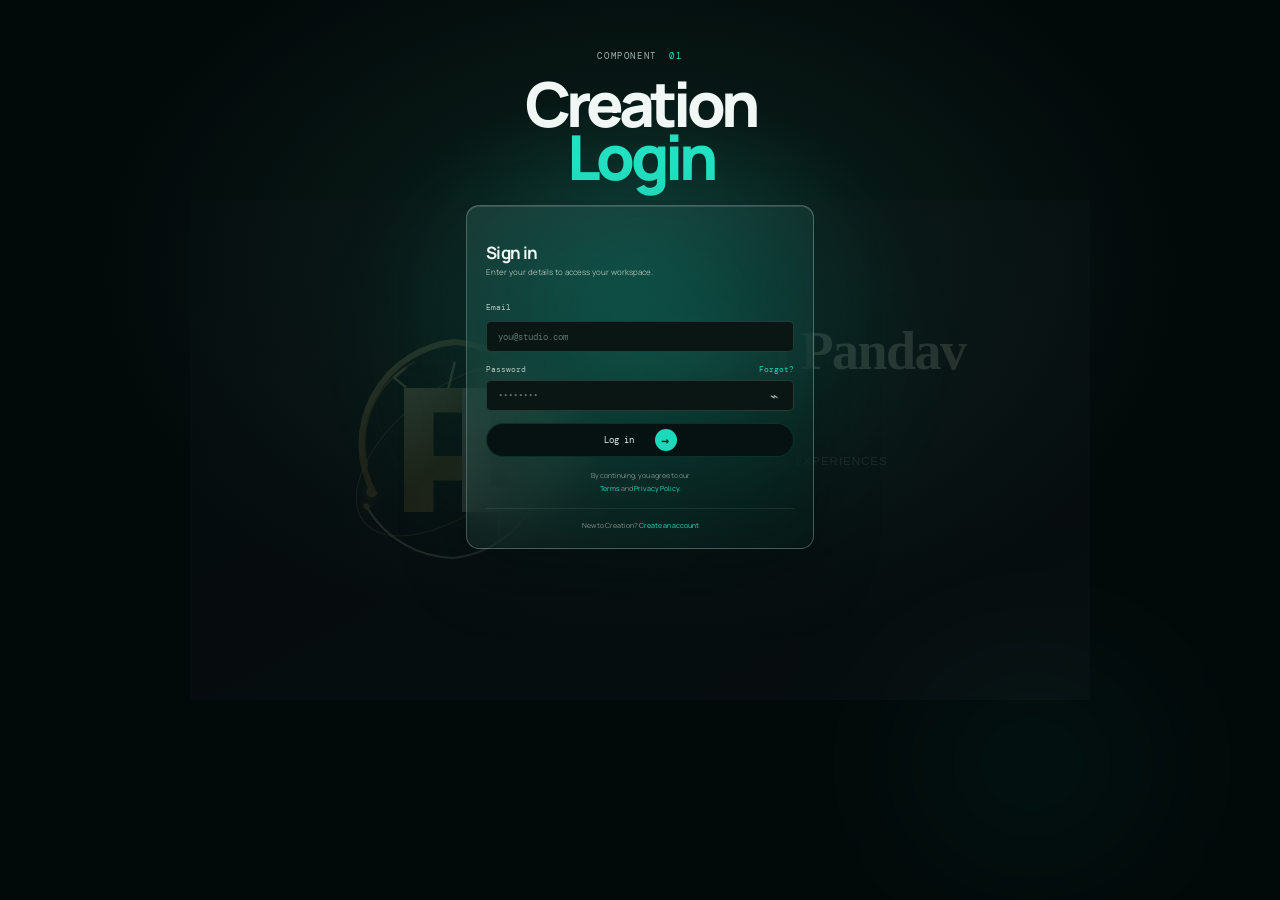
<file: index.html>
<!doctype html>
<html lang="en">
  <head>
    <meta charset="UTF-8" />
    <meta name="viewport" content="width=device-width, initial-scale=1.0" />
    <title>Creation Login</title>
    <link rel="stylesheet" href="styles.css" />
  </head>
  <body>
    <main class="page-shell">
      <div class="glow glow-one"></div><div class="glow glow-two"></div>
      <img class="background-logo" src="logo.svg" alt="" aria-hidden="true" />
      <section class="login-wrap" aria-labelledby="page-title">
        <p class="eyebrow">COMPONENT <span>01</span></p>
        <h1 id="page-title">Creation<br /><em>Login</em></h1>
        <form id="login-form" class="login-card" novalidate>
          <h2>Sign in</h2>
          <p class="subhead">Enter your details to access your workspace.</p>
          <label for="email">Email</label>
          <div class="field"><input id="email" name="email" type="email" placeholder="you@studio.com" autocomplete="email" /><span class="status">✓</span></div>
          <div class="label-row"><label for="password">Password</label><a href="#reset">Forgot?</a></div>
          <div class="field"><input id="password" name="password" type="password" placeholder="••••••••" autocomplete="current-password" /><button type="button" class="eye" aria-label="Show password">⌁</button></div>
          <button class="login-button" type="submit"><span>Log in</span><b>→</b></button>
          <p class="terms">By continuing, you agree to our<br /><a href="#terms">Terms</a> and <a href="#privacy">Privacy Policy</a>.</p>
          <p class="signup">New to Creation? <a href="#signup">Create an account</a></p>
          <p class="success" role="status">Welcome back — opening your workspace.</p>
        </form>
      </section>
    </main>
    <script src="script.js"></script>
  </body>
</html>
</file>
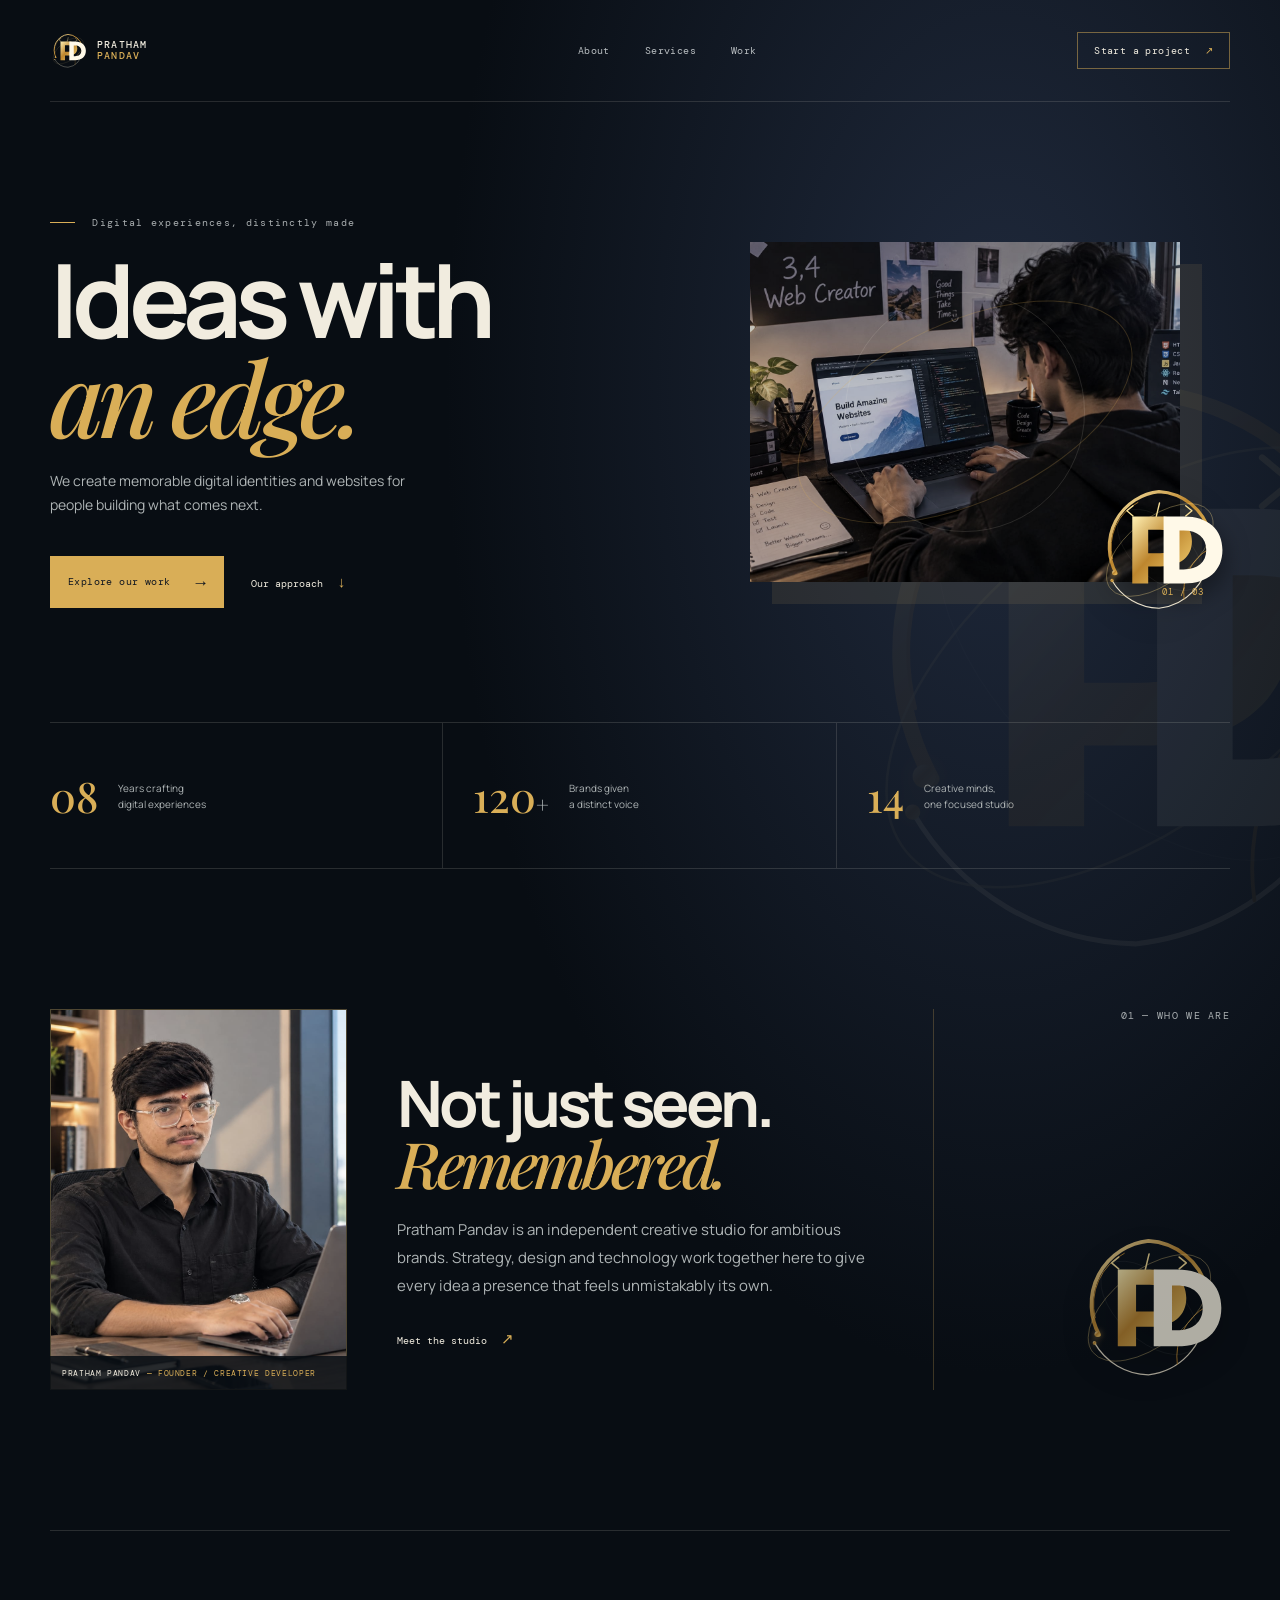
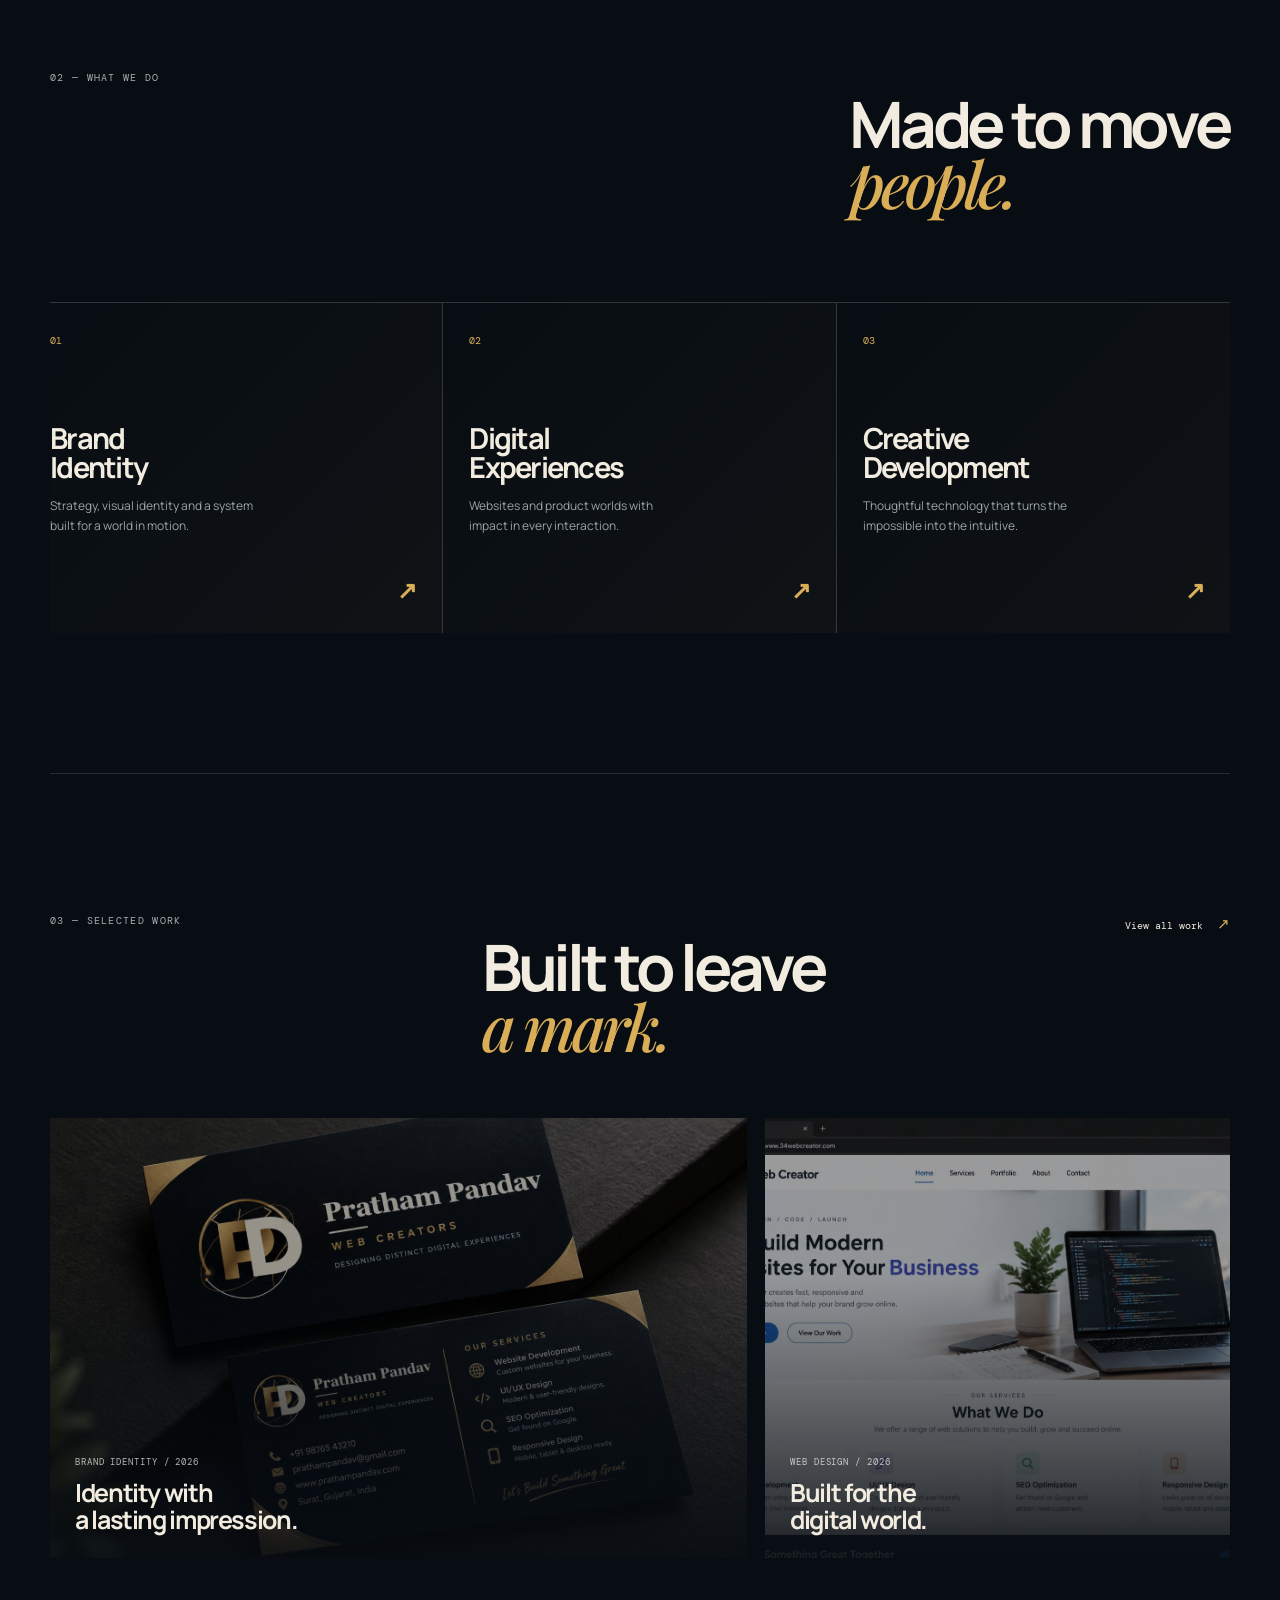
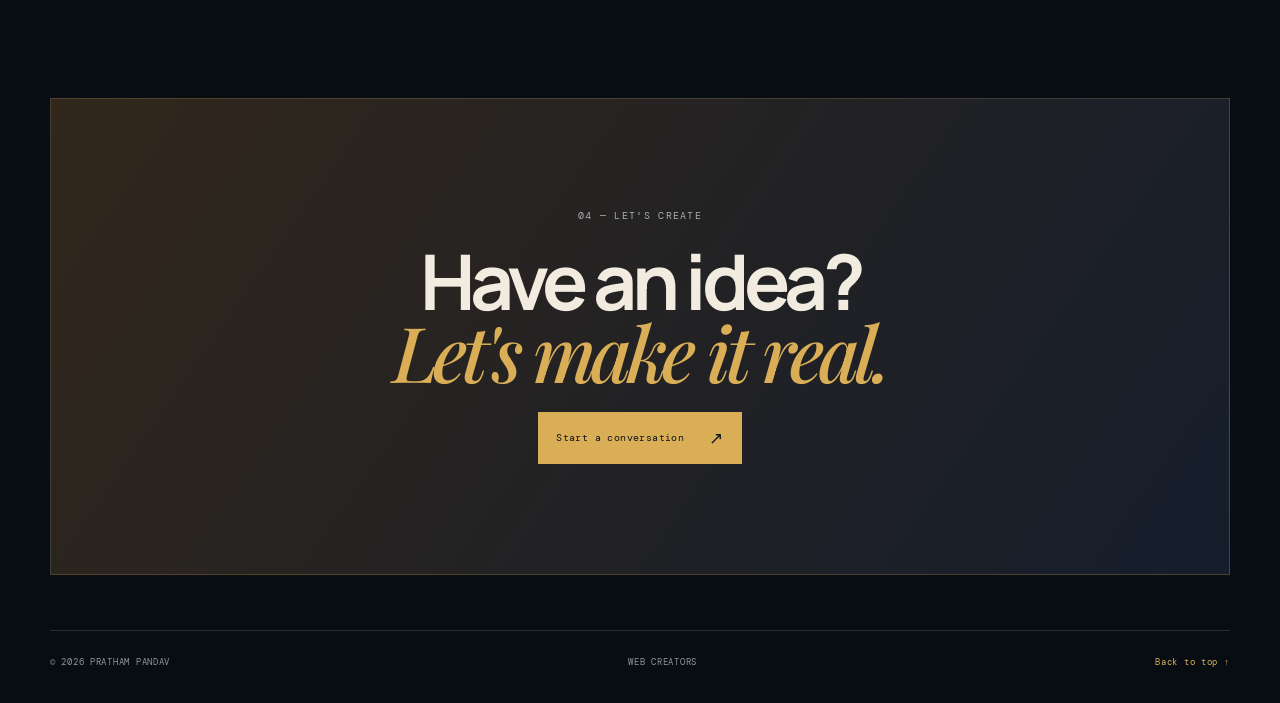
<file: home.html>
<!doctype html>
<html lang="en">
  <head>
    <meta charset="UTF-8" />
    <meta name="viewport" content="width=device-width, initial-scale=1.0" />
    <title>Pratham Pandav — Web Creators</title>
    <link rel="stylesheet" href="home.css" />
  </head>
  <body>
    <div class="site-shell">
      <img class="watermark" src="portal-mark.svg" alt="" aria-hidden="true" />
      <header class="nav">
        <a class="brand" href="#top" aria-label="Pratham Pandav home"><img src="portal-mark.svg" alt="" /><span>PRATHAM<br /><b>PANDAV</b></span></a>
        <nav id="nav-links"><a href="#about">About</a><a href="#services">Services</a><a href="#work">Work</a></nav>
        <a class="nav-cta" href="#contact">Start a project <span>↗</span></a>
        <button class="menu" aria-label="Toggle navigation" aria-expanded="false">☰</button>
      </header>

      <main id="top">
        <section class="hero">
          <div class="hero-copy">
            <p class="kicker"><i></i> Digital experiences, distinctly made</p>
            <h1>Ideas with<br /><em>an edge.</em></h1>
            <p class="intro">We create memorable digital identities and websites for people building what comes next.</p>
            <div class="hero-actions"><a class="button gold" href="#work">Explore our work <span>→</span></a><a class="text-link" href="#about">Our approach <span>↓</span></a></div>
          </div>
          <div class="hero-art"><img class="hero-photo" src="assets/work.jpeg" alt="A web creator working on a website at a desk" /><img class="hero-mark" src="portal-mark.svg" alt="" /><div class="orbit orbit-one"></div><div class="orbit orbit-two"></div><p>01 / 03</p></div>
        </section>

        <section class="stats" aria-label="Studio highlights"><div><b>08</b><span>Years crafting<br />digital experiences</span></div><div><b>120<span>+</span></b><span>Brands given<br />a distinct voice</span></div><div><b>14</b><span>Creative minds,<br />one focused studio</span></div></section>

        <section class="about section" id="about"><figure class="portrait"><img src="assets/me.jpeg" alt="Pratham Pandav at work" /><figcaption>PRATHAM PANDAV <span>— FOUNDER / CREATIVE DEVELOPER</span></figcaption></figure><div class="about-copy"><h2>Not just seen.<br /><em>Remembered.</em></h2><p>Pratham Pandav is an independent creative studio for ambitious brands. Strategy, design and technology work together here to give every idea a presence that feels unmistakably its own.</p><a class="text-link" href="#contact">Meet the studio <span>↗</span></a></div><aside class="about-mark"><p class="section-tag">01 — WHO WE ARE</p><img src="portal-mark.svg" alt="" aria-hidden="true" /></aside></section>

        <section class="services section" id="services"><div class="section-heading"><p class="section-tag">02 — WHAT WE DO</p><h2>Made to move<br /><em>people.</em></h2></div><div class="service-list"><article><span>01</span><h3>Brand<br />Identity</h3><p>Strategy, visual identity and a system built for a world in motion.</p><b>↗</b></article><article><span>02</span><h3>Digital<br />Experiences</h3><p>Websites and product worlds with impact in every interaction.</p><b>↗</b></article><article><span>03</span><h3>Creative<br />Development</h3><p>Thoughtful technology that turns the impossible into the intuitive.</p><b>↗</b></article></div></section>

        <section class="work section" id="work"><div class="section-heading"><p class="section-tag">03 — SELECTED WORK</p><h2>Built to leave<br /><em>a mark.</em></h2><a class="text-link" href="#contact">View all work <span>↗</span></a></div><div class="project-grid"><article class="project project-one"><img src="assets/visiting-card.jpeg" alt="Pratham Pandav premium visiting card design" /><footer><span>BRAND IDENTITY / 2026</span><h3>Identity with<br />a lasting impression.</h3></footer></article><article class="project project-two"><img src="assets/website-preview.jpeg" alt="Website project preview" /><footer><span>WEB DESIGN / 2026</span><h3>Built for the<br />digital world.</h3></footer></article></div></section>

        <section class="contact" id="contact"><p class="section-tag">04 — LET'S CREATE</p><h2>Have an idea?<br /><em>Let's make it real.</em></h2><a class="button gold" href="mailto:hello@prathampandav.com">Start a conversation <span>↗</span></a></section>
      </main>
      <footer class="footer"><span>© 2026 PRATHAM PANDAV</span><span>WEB CREATORS</span><a href="#top">Back to top ↑</a></footer>
    </div>
    <script>
      const menu = document.querySelector('.menu'); const nav = document.querySelector('#nav-links');
      menu.addEventListener('click', () => { const open = nav.classList.toggle('open'); menu.setAttribute('aria-expanded', open); });
    </script>
  </body>
</html>
</file>
<file: styles.css>
@import url('https://fonts.googleapis.com/css2?family=DM+Mono:wght@400;500&family=Manrope:wght@400;500;600;700;800&display=swap');

:root { color-scheme: dark; }
* { box-sizing: border-box; }
body { margin: 0; min-width: 320px; background: #020a0a; color: #f1f7f5; font-family: Manrope, Arial, sans-serif; }
.page-shell { min-height: 100vh; position: relative; overflow: hidden; padding: 50px 24px 24px; background: radial-gradient(ellipse 43% 42% at 50% 30%, #123d37 0%, #071714 47%, #020909 100%); }
.page-shell::before { content: ''; position:absolute; inset: 0; opacity: .2; pointer-events:none; background-image: linear-gradient(rgba(120,255,223,.04) 1px, transparent 1px), linear-gradient(90deg, rgba(120,255,223,.035) 1px, transparent 1px); background-size: 36px 36px; mask-image: radial-gradient(circle at 50% 38%, black, transparent 71%); }
.glow { position: absolute; border-radius: 50%; filter: blur(80px); opacity: .2; pointer-events: none; }
.glow-one { width: 360px; height: 220px; background: #00f0ca; top: 26%; left: calc(50% - 180px); }.glow-two { width: 240px; height: 200px; background: #06463e; bottom: 4%; right: 10%; }
.background-logo { position:absolute; z-index:0; top:50%; left:50%; width:min(88vw, 900px); transform:translate(-50%, -50%); opacity:.14; filter: saturate(.8) contrast(.9); pointer-events:none; }
.login-wrap { position: relative; z-index:1; margin: 0 auto; width: min(100%, 348px); }.eyebrow { margin: 0 0 16px; text-align:center; color: #a2b6b1; letter-spacing: .18em; font: 9px 'DM Mono', monospace; }.eyebrow span { color:#18e7c2; margin-left: 6px; }
h1 { margin: 0 0 22px; text-align:center; line-height: .85; letter-spacing: -.075em; font-size: clamp(46px, 7vw, 62px); font-weight: 800; } h1 em { color:#22e0c1; font-style:normal; }
.login-card { position:relative; padding: 20px 19px 16px; border: 1px solid rgba(220,255,246,.26); border-radius: 13px; background: linear-gradient(145deg, rgba(70,112,103,.28), rgba(8,32,28,.36)); box-shadow: 0 24px 65px rgba(0,0,0,.3), inset 0 1px rgba(255,255,255,.13), inset 0 -1px rgba(0,0,0,.18); backdrop-filter: blur(26px) saturate(135%); -webkit-backdrop-filter: blur(26px) saturate(135%); }
h2 { margin: 15px 0 2px; font-size:17px; letter-spacing:-.035em; }.subhead { margin:0 0 16px; color:#a8b9b4; font-size:8px; }.login-card label, .label-row a { color:#b8c6c2; font: 8px 'DM Mono',monospace; }.label-row { display:flex; justify-content:space-between; }.label-row a { color:#21d8ba; text-decoration:none; }
.field { display:flex; align-items:center; height:31px; margin:6px 0 12px; padding:0 9px; border:1px solid rgba(140,179,169,.23); border-radius:5px; background:#091614; transition:.2s; }.field:focus-within { border-color:#19d8b9; box-shadow:0 0 0 2px rgba(25,216,185,.13); }.field input { width:100%; border:0; outline:0; background:transparent; color:#ecf8f5; font: 9px 'DM Mono',monospace; }.field input::placeholder { color:#62736e; }.status { color:#19dfbf; opacity:0; font-size:11px; }.field:focus-within .status, .field.valid .status { opacity:1; }.eye { color:#a8b9b4;background:transparent;border:0; cursor:pointer;font-size:14px;line-height:1; }
.login-button { display:flex; align-items:center; justify-content:center; gap:21px; width:100%; height:34px; margin:2px 0 13px; border:1px solid rgba(49,238,204,.13); border-radius:20px; background:#061211; color:#e7f4f0; cursor:pointer; font: 9px 'DM Mono',monospace; transition:.25s; }.login-button b { display:grid;place-items:center;width:22px;height:22px;border-radius:50%;background:#1cd9bb;color:#08211d;font-size:13px;transition:.25s; }.login-button:hover,.login-button:focus-visible { background:#143c35; border-color:#32e9c7; }.login-button:hover b { transform: translateX(6px); background:#6ef6dc; }
.terms,.signup { text-align:center; color:#81938e; font-size:7px; line-height:1.75; }.terms { margin:0 0 13px; }.terms a,.signup a { color:#23dcbf; text-decoration:none; }.signup { margin:0; padding-top:11px; border-top:1px solid rgba(182,224,215,.09); }.success { display:none; margin:10px 0 0; text-align:center; color:#59f2d5; font-size:8px; }.login-card.done .success { display:block; }
@media (max-width: 520px) { .page-shell { padding-top:42px; } }
</file>
<file: home.css>
@import url('https://fonts.googleapis.com/css2?family=DM+Mono:wght@400;500&family=Manrope:wght@400;500;600;700;800&family=Playfair+Display:ital,wght@0,500;0,600;1,500;1,600&display=swap');
:root { color-scheme: dark; --ink:#080d13; --paper:#f1ecdf; --gold:#d9ae57; --muted:#9ca4a8; } *{box-sizing:border-box} html{scroll-behavior:smooth} body{margin:0;background:var(--ink);color:var(--paper);font-family:Manrope,Arial,sans-serif}.site-shell{position:relative;overflow:hidden;background:radial-gradient(ellipse 60% 35% at 78% 10%,#202a3d 0%,transparent 72%),#080d13}.watermark{position:absolute;width:min(53vw,640px);right:-15vw;top:350px;opacity:.055;pointer-events:none}.nav,.hero,.section,.stats,.contact,.footer{width:min(1180px,calc(100% - 64px));margin-inline:auto}.nav{height:102px;display:flex;align-items:center;justify-content:space-between;position:relative;z-index:2;border-bottom:1px solid rgba(241,236,223,.13)}.brand{display:flex;align-items:center;gap:9px;color:var(--paper);text-decoration:none;font:500 10px/1.05 'DM Mono',monospace;letter-spacing:.12em}.brand img{width:38px;height:38px}.brand b{color:var(--gold);font-weight:500}.nav nav{display:flex;gap:35px;margin-left:110px}.nav nav a,.nav-cta{color:#b8bdc0;text-decoration:none;font:10px 'DM Mono',monospace;letter-spacing:.04em}.nav nav a:hover,.text-link:hover{color:var(--gold)}.nav-cta{padding:11px 16px;border:1px solid rgba(217,174,87,.5);color:var(--paper);transition:.2s}.nav-cta:hover{background:var(--gold);color:var(--ink)}.nav-cta span{color:var(--gold);margin-left:8px}.menu{display:none;background:transparent;border:0;color:var(--paper);font-size:22px}.hero{min-height:620px;display:grid;grid-template-columns:1.1fr .9fr;align-items:center;position:relative}.kicker,.section-tag{margin:0;color:#a9aeb0;font:10px 'DM Mono',monospace;letter-spacing:.13em}.kicker i{display:inline-block;width:25px;height:1px;margin:0 10px 3px 0;background:var(--gold)}h1,h2{margin:23px 0 22px;letter-spacing:-.065em;line-height:.93;font-size:clamp(65px,8vw,118px);font-weight:700}h1 em,h2 em{font-family:'Playfair Display',serif;font-weight:500;color:var(--gold)}.intro{max-width:380px;margin:0;color:#aeb4b5;line-height:1.75;font-size:14px}.hero-actions{display:flex;align-items:center;gap:27px;margin-top:38px}.button{display:inline-flex;align-items:center;gap:25px;padding:15px 18px;text-decoration:none;font:10px 'DM Mono',monospace;letter-spacing:.04em}.button.gold{background:var(--gold);color:#111720}.button span{font-size:17px}.text-link{color:var(--paper);text-decoration:none;font:10px 'DM Mono',monospace}.text-link span{color:var(--gold);font-size:15px;margin-left:8px}.hero-art{height:420px;position:relative;display:grid;place-items:center}.hero-art img{width:min(34vw,390px);z-index:1;filter:drop-shadow(0 15px 30px rgba(0,0,0,.45))}.orbit{position:absolute;border:1px solid rgba(217,174,87,.22);border-radius:50%}.orbit-one{width:360px;height:180px;transform:rotate(-25deg)}.orbit-two{width:240px;height:240px;border-color:rgba(241,236,223,.12)}.hero-art p{position:absolute;bottom:15px;right:5%;color:var(--gold);font:9px 'DM Mono',monospace;letter-spacing:.1em}.stats{display:grid;grid-template-columns:repeat(3,1fr);border-top:1px solid rgba(241,236,223,.14);border-bottom:1px solid rgba(241,236,223,.14)}.stats div{min-height:145px;padding:30px;border-right:1px solid rgba(241,236,223,.14);display:flex;align-items:center;gap:20px}.stats div:first-child{padding-left:0}.stats div:last-child{border:0}.stats b{font:500 42px 'Playfair Display',serif;color:var(--gold)}.stats b span{font-size:22px}.stats span{color:#aeb4b5;font-size:10px;line-height:1.6}.section{padding:140px 0}.about{display:grid;grid-template-columns:.72fr 1.28fr;gap:50px}.section h2{font-size:clamp(45px,5vw,76px)}.about>div{max-width:600px}.about>div>p{margin:0 0 27px;color:#aeb4b5;font-size:15px;line-height:1.85}.services{border-top:1px solid rgba(241,236,223,.14)}.section-heading{display:flex;align-items:flex-start;justify-content:space-between}.service-list{display:grid;grid-template-columns:repeat(3,1fr);margin-top:65px;border-top:1px solid rgba(241,236,223,.18)}.service-list article{position:relative;min-height:330px;padding:24px 26px;border-right:1px solid rgba(241,236,223,.18);background:linear-gradient(135deg,transparent,rgba(217,174,87,.035));transition:.25s}.service-list article:first-child{padding-left:0}.service-list article:last-child{border:0}.service-list article:hover{background:rgba(217,174,87,.08)}.service-list span{color:var(--gold);font:10px 'DM Mono',monospace}.service-list h3{margin:75px 0 14px;font-size:29px;letter-spacing:-.06em;line-height:1}.service-list p{max-width:220px;color:#9ca4a8;font-size:12px;line-height:1.7}.service-list b{position:absolute;bottom:27px;right:25px;color:var(--gold);font-size:24px}.work{border-top:1px solid rgba(241,236,223,.14)}.project-grid{display:grid;grid-template-columns:1.2fr .8fr;gap:18px;margin-top:38px}.project{height:440px;position:relative;overflow:hidden;padding:25px}.project footer{position:absolute;bottom:25px;left:25px}.project footer span{color:rgba(255,255,255,.7);font:9px 'DM Mono',monospace;letter-spacing:.1em}.project footer h3{margin:10px 0 0;font-size:25px;letter-spacing:-.055em;line-height:1.05}.project-one{background:radial-gradient(circle at 58% 36%,#c5a165,transparent 20%),linear-gradient(125deg,#202b38,#526c6f 55%,#122134)}.project-two{background:radial-gradient(circle at 50% 45%,#d4b874,transparent 19%),linear-gradient(135deg,#282116,#735842)}.project-symbol{position:absolute;right:8%;top:0;color:rgba(240,236,223,.74);font:500 310px/1 'Playfair Display',serif;letter-spacing:-.18em}.project-two .project-symbol{font-size:250px;top:52px}.contact{margin-bottom:55px;padding:110px 7%;text-align:center;background:linear-gradient(125deg,#31271b,#151d2c);border:1px solid rgba(217,174,87,.22)}.contact h2{font-size:clamp(47px,6vw,88px)}.footer{display:flex;justify-content:space-between;padding:25px 0 35px;color:#8e969a;border-top:1px solid rgba(241,236,223,.14);font:9px 'DM Mono',monospace;letter-spacing:.08em}.footer a{color:var(--gold);text-decoration:none}
@media(max-width:700px){.nav,.hero,.section,.stats,.contact,.footer{width:min(100% - 38px,1180px)}.nav{height:78px}.nav nav{position:absolute;display:none;top:77px;left:0;right:0;margin:0;padding:20px;background:#111926;flex-direction:column;gap:20px;border:1px solid rgba(217,174,87,.25)}.nav nav.open{display:flex}.nav-cta{display:none}.menu{display:block}.hero{grid-template-columns:1fr;min-height:auto;padding:75px 0 40px}.hero-art{height:300px;grid-row:1}.hero-copy{grid-row:2}.hero-art img{width:260px}h1{font-size:64px}.stats{grid-template-columns:1fr}.stats div,.stats div:first-child{min-height:92px;padding:18px 0;border-right:0;border-bottom:1px solid rgba(241,236,223,.14)}.stats div:last-child{border-bottom:0}.section{padding:80px 0}.about{grid-template-columns:1fr;gap:30px}.section-heading{display:block}.section-heading .text-link{display:inline-block;margin-top:0}.service-list,.project-grid{grid-template-columns:1fr;margin-top:35px}.service-list article,.service-list article:first-child{min-height:230px;padding:20px 0;border-right:0;border-bottom:1px solid rgba(241,236,223,.18)}.service-list h3{margin:38px 0 14px}.project{height:340px}.contact{padding:75px 20px}.footer{gap:12px;flex-wrap:wrap;font-size:8px}.watermark{width:440px;right:-260px;top:400px}}

/* Photography and work imagery */
.hero-art .hero-photo{width:min(35vw,430px);height:340px;object-fit:cover;z-index:1;filter:brightness(.78) saturate(.72);box-shadow:22px 22px 0 rgba(217,174,87,.14)}
.hero-art .hero-mark{position:absolute;width:135px;z-index:3;right:0;bottom:4px;filter:drop-shadow(0 10px 12px rgba(0,0,0,.55))}
.hero-art .orbit{z-index:2}.hero-art p{z-index:4}
.about{grid-template-columns:.55fr .9fr .55fr;align-items:center}.about-copy{max-width:600px}.about-copy>p{margin:0 0 27px;color:#aeb4b5;font-size:15px;line-height:1.85}.portrait{margin:0;position:relative}.portrait img{display:block;width:100%;aspect-ratio:.78;object-fit:cover;filter:saturate(.76);border:1px solid rgba(217,174,87,.35)}.portrait figcaption{position:absolute;bottom:0;left:0;right:0;padding:12px;background:rgba(8,13,19,.85);font:8px 'DM Mono',monospace;letter-spacing:.08em}.portrait figcaption span{color:var(--gold)}
.about-mark{align-self:stretch;display:flex;min-height:360px;flex-direction:column;justify-content:space-between;align-items:flex-end;border-left:1px solid rgba(217,174,87,.25);padding:0 0 4px 26px}.about-mark img{width:155px;opacity:.68;filter:drop-shadow(0 12px 16px rgba(0,0,0,.35))}
.project{background:#111}.project>img{width:100%;height:100%;position:absolute;inset:0;object-fit:cover;transition:transform .45s,filter .45s;filter:brightness(.61) saturate(.7)}.project:hover>img{transform:scale(1.05);filter:brightness(.78) saturate(.9)}.project::after{content:'';position:absolute;inset:0;background:linear-gradient(transparent 36%,rgba(8,13,19,.86))}.project footer{z-index:1}
@media(max-width:700px){.hero-art .hero-photo{width:260px;height:250px}.hero-art .hero-mark{width:95px}.about{grid-template-columns:1fr;gap:30px}.portrait{max-width:370px}.about-mark{min-height:180px;border-left:0;border-top:1px solid rgba(217,174,87,.25);padding:18px 0 0}.about-mark img{width:120px}}
</file>
